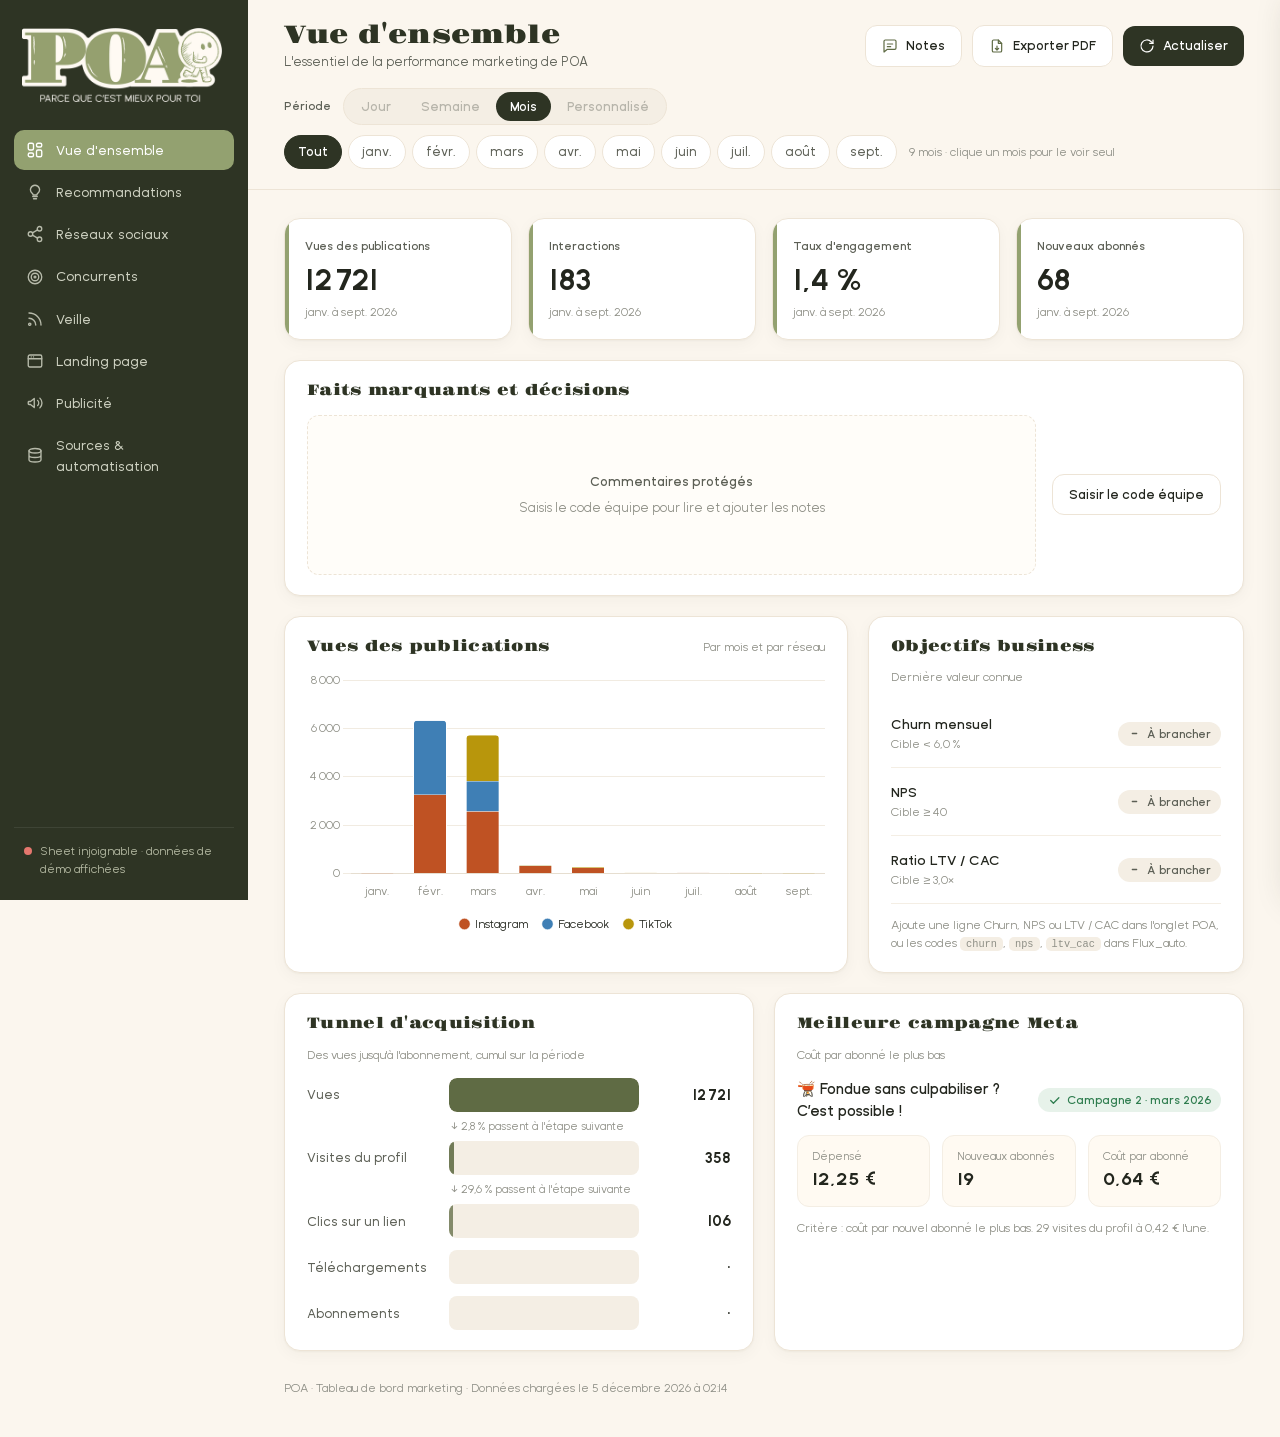
<file: index.html>
<!DOCTYPE html>
<html lang="fr">
<head>
  <meta charset="UTF-8" />
  <meta name="viewport" content="width=device-width, initial-scale=1.0" />
  <meta name="robots" content="noindex, nofollow" />
  <meta name="description" content="Tableau de bord KPI marketing de POA" />
  <title>POA · Tableau de bord KPI</title>
  <link rel="icon" href="favicon.ico" sizes="any" />
  <link rel="icon" href="favicon-32.png" type="image/png" />
  <link rel="apple-touch-icon" href="apple-touch-icon.png" />
  <meta name="theme-color" content="#2E3424" />
  <link rel="preload" href="gravitas-one.woff2" as="font" type="font/woff2" crossorigin />
  <link rel="preload" href="nobel-uno-regular.woff2" as="font" type="font/woff2" crossorigin />
  <link rel="stylesheet" href="styles.css" />
</head>
<body>

<div class="app">

  <!-- ============ SIDEBAR ============ -->
  <aside class="sidebar" aria-label="Navigation">
    <div class="brand">
      <img src="logo.png" alt="POA, parce que c'est mieux pour toi" class="brand-logo" width="440" height="163" onerror="this.outerHTML='&lt;span class=&quot;brand-fallback&quot;&gt;POA&lt;/span&gt;'" />
    </div>

    <nav class="nav">
      <a href="#vue" class="nav-item" data-page="vue">
        <svg viewBox="0 0 24 24"><rect x="3" y="3" width="7" height="9" rx="2"/><rect x="14" y="3" width="7" height="5" rx="2"/><rect x="14" y="12" width="7" height="9" rx="2"/><rect x="3" y="16" width="7" height="5" rx="2"/></svg>
        <span>Vue d'ensemble</span>
      </a>
      <a href="#reco" class="nav-item" data-page="reco">
        <svg viewBox="0 0 24 24"><path d="M9 18h6M10 21h4"/><path d="M12 3a6 6 0 0 0-3.6 10.8c.7.5 1.1 1.3 1.1 2.2h5c0-.9.4-1.7 1.1-2.2A6 6 0 0 0 12 3z"/></svg>
        <span>Recommandations</span>
      </a>
      <a href="#reseaux" class="nav-item" data-page="reseaux">
        <svg viewBox="0 0 24 24"><circle cx="18" cy="5" r="3"/><circle cx="6" cy="12" r="3"/><circle cx="18" cy="19" r="3"/><path d="M8.6 13.5l6.8 4M15.4 6.5l-6.8 4"/></svg>
        <span>Réseaux sociaux</span>
      </a>
      <a href="#concurrents" class="nav-item" data-page="concurrents">
        <svg viewBox="0 0 24 24"><circle cx="12" cy="12" r="9"/><circle cx="12" cy="12" r="5"/><circle cx="12" cy="12" r="1.2"/></svg>
        <span>Concurrents</span>
      </a>
      <a href="#veille" class="nav-item" data-page="veille">
        <svg viewBox="0 0 24 24"><path d="M4 11a9 9 0 0 1 9 9M4 4a16 16 0 0 1 16 16"/><circle cx="5" cy="19" r="1.5"/></svg>
        <span>Veille</span>
      </a>
      <a href="#landing" class="nav-item" data-page="landing">
        <svg viewBox="0 0 24 24"><rect x="3" y="4" width="18" height="16" rx="2"/><path d="M3 9h18M7 6.5h.01M10 6.5h.01"/></svg>
        <span>Landing page</span>
      </a>
      <a href="#pub" class="nav-item" data-page="pub">
        <svg viewBox="0 0 24 24"><path d="M3 11v2a1 1 0 0 0 1 1h2l5 4V6L6 10H4a1 1 0 0 0-1 1z"/><path d="M15.5 8.5a5 5 0 0 1 0 7M18.5 5.5a9 9 0 0 1 0 13"/></svg>
        <span>Publicité</span>
      </a>
      <a href="#sources" class="nav-item" data-page="sources">
        <svg viewBox="0 0 24 24"><ellipse cx="12" cy="5" rx="8" ry="3"/><path d="M4 5v6c0 1.7 3.6 3 8 3s8-1.3 8-3V5M4 11v6c0 1.7 3.6 3 8 3s8-1.3 8-3v-6"/></svg>
        <span>Sources &amp; automatisation</span>
      </a>
    </nav>

    <div class="source-status" id="source-status">
      <span class="dot"></span>
      <span class="txt">Chargement…</span>
    </div>
  </aside>

  <!-- ============ MAIN ============ -->
  <div class="main">

    <header class="topbar">
      <div class="topbar-title">
        <h1 id="page-title">Vue d'ensemble</h1>
        <p id="page-sub">L'essentiel de la performance marketing de POA</p>
      </div>
      <div class="topbar-actions">
        <button id="btn-notes" class="btn btn-light" type="button" hidden title="Notes et décisions de l'équipe sur la période">
          <svg viewBox="0 0 24 24"><path d="M21 15a2 2 0 0 1-2 2H8l-5 4V5a2 2 0 0 1 2-2h14a2 2 0 0 1 2 2z"/><path d="M8 9h8M8 13h5"/></svg>
          <span>Notes</span><span class="badge" id="notes-count" hidden></span>
        </button>
        <button id="btn-pdf" class="btn btn-light" type="button" title="Exporter un rapport PDF de la période affichée">
          <svg viewBox="0 0 24 24"><path d="M14 3H7a2 2 0 0 0-2 2v14a2 2 0 0 0 2 2h10a2 2 0 0 0 2-2V8z"/><path d="M14 3v5h5M12 18v-6M9.5 15.5 12 18l2.5-2.5"/></svg>
          <span>Exporter PDF</span>
        </button>
        <button id="refresh" class="btn" type="button" title="Recharger les données du Google Sheet">
          <svg viewBox="0 0 24 24"><path d="M21 12a9 9 0 1 1-2.6-6.4L21 8"/><path d="M21 3v5h-5"/></svg>
          <span>Actualiser</span>
        </button>
      </div>
      <div class="period" role="group" aria-label="Période">
        <span class="period-label">Période</span>
        <div class="seg" id="gran" role="group" aria-label="Regrouper par"></div>
        <div class="chips" id="period-chips"></div>
        <button type="button" class="cal-btn" id="cal-btn" hidden aria-haspopup="dialog" aria-expanded="false">
          <svg viewBox="0 0 24 24"><rect x="3" y="5" width="18" height="16" rx="2"/><path d="M3 10h18M8 3v4M16 3v4"/></svg>
          <span id="cal-label"></span>
        </button>
        <div class="cal-pop" id="cal-pop" role="dialog" aria-label="Calendrier" hidden></div>
        <span class="period-hint" id="period-hint"></span>
      </div>
    </header>

    <main class="content">

      <!-- ============ PAGE : VUE D'ENSEMBLE ============ -->
      <section class="page" id="page-vue" data-title="Vue d'ensemble" data-sub="L'essentiel de la performance marketing de POA">
        <div class="tiles" id="tiles-vue"></div>

        <div class="card faits-card">
          <div class="card-head">
            <h2>Faits marquants et décisions</h2>
            <span class="card-hint" id="faits-hint"></span>
          </div>
          <div id="faits"></div>
        </div>

        <div class="grid g-3-2">
          <div class="card">
            <div class="card-head">
              <h2>Vues des publications</h2>
              <span class="card-hint" data-gran-hint=" et par réseau">Par mois et par réseau</span>
            </div>
            <div class="chart" id="wrap-communaute"><canvas id="c-communaute"></canvas></div>
          </div>
          <div class="card">
            <div class="card-head">
              <h2>Objectifs business</h2>
              <span class="card-hint">Dernière valeur connue</span>
            </div>
            <div id="objectifs"></div>
          </div>
        </div>

        <div class="grid g-2">
          <div class="card">
            <div class="card-head">
              <h2>Tunnel d'acquisition</h2>
              <span class="card-hint">Des vues jusqu'à l'abonnement, cumul sur la période</span>
            </div>
            <div id="funnel"></div>
          </div>
          <div class="card">
            <div class="card-head">
              <h2>Meilleure campagne Meta</h2>
              <span class="card-hint">Coût par abonné le plus bas</span>
            </div>
            <div id="best-test"></div>
          </div>
        </div>
      </section>

      <!-- ============ PAGE : RECOMMANDATIONS ============ -->
      <section class="page" id="page-reco" data-title="Recommandations" data-sub="Le brief de l’agent stratégique, les priorités et les contenus de la semaine">
        <div id="intel-reco" class="intel-root"></div>
      </section>

      <!-- ============ PAGE : RÉSEAUX ============ -->
      <section class="page" id="page-reseaux" data-title="Réseaux sociaux" data-sub="Un réseau à la fois, sur la période choisie">
        <div class="net-tabs" id="net-tabs" role="tablist" aria-label="Réseau"></div>

        <div class="tiles" id="tiles-reseaux"></div>

        <div class="grid g-2">
          <div class="card">
            <div class="card-head"><h2>Vues des publications</h2><span class="card-hint" data-gran-hint="">Par mois</span></div>
            <div class="chart" id="wrap-abonnes"><canvas id="c-abonnes"></canvas></div>
          </div>
          <div class="card">
            <div class="card-head"><h2>Interactions</h2><span class="card-hint" data-gran-hint="">Par mois</span></div>
            <div class="chart" id="wrap-interactions"><canvas id="c-interactions"></canvas></div>
          </div>
        </div>

        <div class="grid g-2">
          <div class="card">
            <div class="card-head"><h2>Taux d'engagement</h2><span class="card-hint">Interactions ÷ vues</span></div>
            <div class="chart" id="wrap-publications"><canvas id="c-publications"></canvas></div>
          </div>
          <div class="card">
            <div class="card-head"><h2>Audience</h2><span class="card-hint">Visites du profil, clics sur le lien, nouveaux abonnés</span></div>
            <div class="chart" id="wrap-pubs"><canvas id="c-pubs"></canvas></div>
          </div>
        </div>

        <div class="grid g-2">
          <div class="card">
            <div class="card-head"><h2>Audience</h2><span class="card-hint" id="hint-audience"></span></div>
            <div id="audience"></div>
          </div>
          <div class="card">
            <div class="card-head"><h2>Spectateurs</h2><span class="card-hint" data-gran-hint=", nouveaux et fidèles">Par mois, nouveaux et fidèles</span></div>
            <div class="chart" id="wrap-spect"><canvas id="c-spect"></canvas></div>
            <p class="note" id="note-spect"></p>
          </div>
        </div>

        <div class="card">
          <div class="card-head rp-keep"><h2>Top 5 publications</h2><span class="card-hint" id="hint-top5"></span></div>
          <div id="top5-posts"></div>
        </div>

        <div class="card">
          <div class="card-head rp-keep"><h2>Publications</h2><span class="card-hint" id="hint-posts"></span></div>
          <div class="table-wrap" id="t-posts"></div>
        </div>

        <div class="card">
          <div class="card-head"><h2 id="t-net-title">Détail par mois</h2></div>
          <div class="table-wrap" id="t-efficacite"></div>
        </div>
      </section>

      <!-- ============ PAGE : CONCURRENTS ============ -->
      <section class="page" id="page-concurrents" data-title="Concurrents" data-sub="Benchmark Instagram et TikTok, et ce qui marche chez eux">
        <div id="intel-concurrents" class="intel-root"></div>
      </section>

      <!-- ============ PAGE : VEILLE ============ -->
      <section class="page" id="page-veille" data-title="Veille" data-sub="Ce qui se dit de POA, des concurrents et du secteur">
        <div id="intel-veille" class="intel-root"></div>
      </section>

      <!-- ============ PAGE : LANDING PAGE ============ -->
      <section class="page" id="page-landing" data-title="Landing page" data-sub="Trafic du site et passage à l'application">
        <div class="tiles" id="tiles-landing"></div>
        <div class="grid g-3-2">
          <div class="card">
            <div class="card-head"><h2>Visites</h2><span class="card-hint">Landing page</span></div>
            <div class="chart" id="wrap-visites"><canvas id="c-visites"></canvas></div>
          </div>
          <div class="card">
            <div class="card-head"><h2>De la visite à l'abonnement</h2><span class="card-hint">Cumul sur la période</span></div>
            <div id="funnel-lp"></div>
          </div>
        </div>
        <div class="card">
          <div class="card-head"><h2>Détail mensuel</h2></div>
          <div class="table-wrap" id="t-landing"></div>
        </div>
      </section>

      <!-- ============ PAGE : PUBLICITÉ ============ -->
      <section class="page" id="page-pub" data-title="Publicité" data-sub="Campagnes Meta Ads (Instagram) et Google Ads">
        <div class="tiles" id="tiles-pub"></div>

        <div class="card">
          <div class="card-head">
            <h2 class="rp-keep">Campagnes Meta Ads</h2>
            <span class="card-hint" id="hint-tests"></span>
          </div>
          <div class="table-wrap" id="t-tests"></div>
        </div>

        <div class="grid g-2">
          <div class="card">
            <div class="card-head"><h2>Coûts unitaires</h2><span class="card-hint">Plus bas = mieux</span></div>
            <div class="chart" id="wrap-cpa"><canvas id="c-cpa"></canvas></div>
          </div>
          <div class="card">
            <div class="card-head"><h2>Résultats obtenus</h2><span class="card-hint">Par campagne</span></div>
            <div class="chart" id="wrap-roas"><canvas id="c-roas"></canvas></div>
          </div>
        </div>

        <div class="grid g-2">
          <div class="card">
            <div class="card-head"><h2>Diffusion mensuelle</h2><span class="card-hint">Vues Meta Ads et impressions Google Ads</span></div>
            <div class="chart" id="wrap-impr"><canvas id="c-impr"></canvas></div>
          </div>
          <div class="card">
            <div class="card-head"><h2>Google Ads</h2><span class="card-hint">Impressions, clics, conversion</span></div>
            <div class="table-wrap" id="t-campagnes"></div>
          </div>
        </div>
      </section>

      <!-- ============ PAGE : SOURCES ============ -->
      <section class="page" id="page-sources" data-title="Sources &amp; automatisation" data-sub="D'où vient chaque chiffre, et ce qui reste à brancher">
        <div class="tiles" id="tiles-sources"></div>
        <div class="card">
          <div class="card-head">
            <h2>État de chaque indicateur</h2>
            <span class="card-hint">Le code sert à l'automatisation (onglet Flux_auto)</span>
          </div>
          <div class="table-wrap" id="t-sources"></div>
        </div>
        <div class="card callout">
          <h2>Comment fonctionne la mise à jour automatique</h2>
          <ol class="steps">
            <li><strong>Saisie manuelle</strong> : l'onglet <code>POA</code> du Google Sheet reste la base. Chaque valeur saisie apparaît ici au prochain clic sur <em>Actualiser</em>.</li>
            <li><strong>Automatisation</strong> : un script (Google Apps Script ou Make) ajoute chaque jour ou chaque semaine des lignes dans l'onglet <code>Flux_auto</code> : <code>Date | Code | Valeur | Source</code>.</li>
            <li><strong>Fusion</strong> : le dashboard regroupe ces lignes par mois. Une valeur automatique remplace la valeur manuelle du même mois.</li>
          </ol>
          <p class="muted">Le guide complet est dans le fichier <code>GUIDE_AUTOMATISATION.md</code> du projet.</p>
        </div>
      </section>

      <footer class="footer">
        POA · Tableau de bord marketing · <span id="last-load">···</span>
      </footer>
    </main>
  </div>
</div>

<div class="notes-overlay" id="notes-overlay" hidden></div>
<aside class="notes-drawer" id="notes-drawer" aria-label="Notes et décisions">
  <div class="nd-head">
    <div><h2>Notes et décisions</h2><p id="notes-sub"></p></div>
    <button type="button" class="icon-btn" id="notes-close" aria-label="Fermer"><svg viewBox="0 0 24 24"><path d="M6 6l12 12M18 6 6 18"/></svg></button>
  </div>
  <div class="nd-body" id="notes-body"></div>
</aside>

<div class="modal" id="pdf-modal" hidden>
  <div class="modal-card" role="dialog" aria-modal="true" aria-labelledby="pdf-title">
    <h2 id="pdf-title">Exporter le rapport PDF</h2>
    <div id="pdf-body"></div>
  </div>
</div>
<div class="busy" id="busy" hidden><div class="busy-card">Préparation du rapport…</div></div>
<div id="report" aria-hidden="true"></div>

<div class="toast" id="toast" role="status" aria-live="polite"></div>

<script src="papaparse.min.js"></script>
<script src="chart.umd.min.js"></script>
<script src="chartjs-plugin-annotation.min.js"></script>
<script src="config.js"></script>
<script src="demo-data.js"></script>
<script src="app.js"></script>
<script src="notes.js"></script>
<script src="intel.js"></script>
</body>
</html>
</file>
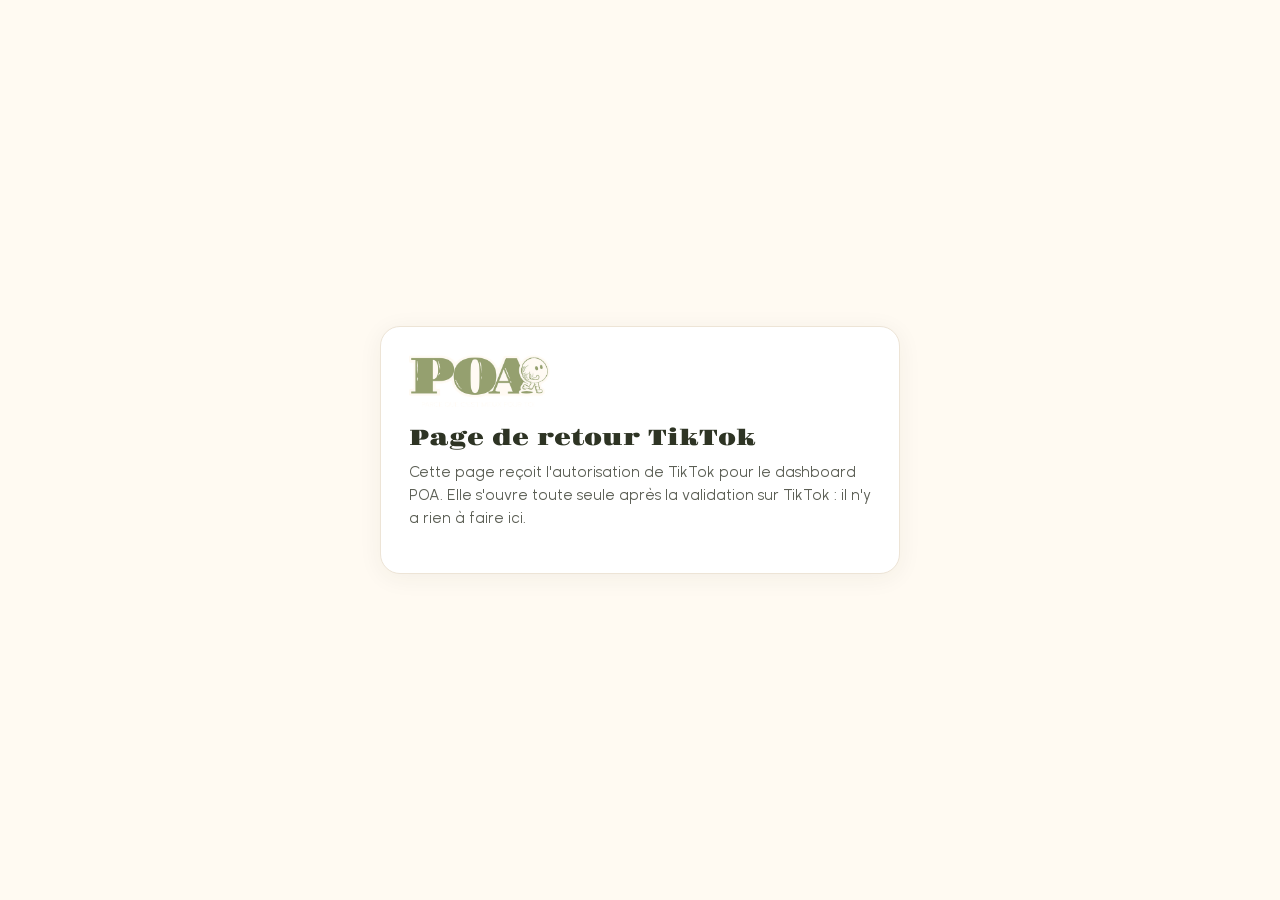
<file: tiktok-callback.html>
<!DOCTYPE html>
<html lang="fr">
<head>
  <meta charset="UTF-8" />
  <meta name="viewport" content="width=device-width, initial-scale=1.0" />
  <meta name="robots" content="noindex, nofollow" />
  <title>POA · Autorisation TikTok</title>
  <link rel="icon" href="favicon.ico" sizes="any" />
  <style>
    @font-face { font-family: 'Gravitas One'; src: url('gravitas-one.woff2') format('woff2'); font-display: swap; }
    @font-face { font-family: 'Nobel Uno'; src: url('nobel-uno-regular.woff2') format('woff2'); font-weight: 400; font-display: swap; }
    @font-face { font-family: 'Nobel Uno'; src: url('nobel-uno-semibold.woff2') format('woff2'); font-weight: 600; font-display: swap; }
    :root { --ink: #23261E; --ink-2: #5C5F55; --ink-3: #8E8F86; --cream: #FFFAF2; --line: #EDE4D6; --sage: #93A170; --sage-ink: #2E3424; --rouge: #BF5223; --orange: #F79E2B; }
    * { box-sizing: border-box; }
    body { margin: 0; min-height: 100vh; display: grid; place-items: center; padding: 24px 16px;
      background: var(--cream); color: var(--ink); font: 15px/1.55 'Nobel Uno', -apple-system, 'Segoe UI', Roboto, Arial, sans-serif; }
    .card { width: 100%; max-width: 520px; background: #fff; border: 1px solid var(--line); border-radius: 20px; padding: 28px; box-shadow: 0 4px 24px rgba(46, 52, 36, .06); }
    .logo { display: block; height: 52px; margin-bottom: 18px; }
    h1 { font-family: 'Gravitas One', Georgia, serif; font-weight: 400; font-size: 22px; line-height: 1.25; margin: 0 0 8px; color: var(--sage-ink); }
    p { margin: 0 0 14px; color: var(--ink-2); }
    .code { display: flex; gap: 8px; margin: 18px 0; }
    .code input { flex: 1; min-width: 0; font: 600 14px ui-monospace, SFMono-Regular, Menlo, monospace; color: var(--ink);
      background: var(--cream); border: 1px solid var(--line); border-radius: 12px; padding: 12px 14px; }
    button { font: 600 14px 'Nobel Uno', sans-serif; color: #fff; background: var(--sage-ink); border: none; border-radius: 12px; padding: 0 18px; cursor: pointer; white-space: nowrap; }
    button:focus-visible, .code input:focus-visible { outline: 2px solid var(--orange); outline-offset: 2px; }
    ol { margin: 0; padding-left: 20px; color: var(--ink-2); }
    li { margin-bottom: 6px; }
    code { font: 13px ui-monospace, SFMono-Regular, Menlo, monospace; background: #F4EEE4; padding: 1px 6px; border-radius: 5px; color: var(--ink); }
    .warn { border-left: 3px solid var(--rouge); padding-left: 12px; }
    .muted { font-size: 13px; color: var(--ink-3); margin-top: 18px; margin-bottom: 0; }
  </style>
</head>
<body>
  <main class="card" id="card" aria-live="polite">
    <img class="logo" src="logo.png" alt="POA" onerror="this.remove()" />
    <h1>Autorisation TikTok</h1>
    <p>Lecture du retour de TikTok…</p>
  </main>

  <script>
    (function () {
      const q = new URLSearchParams(location.search);
      const code = q.get('code') || q.get('auth_code');
      const err = q.get('error') || q.get('error_description');
      const card = document.getElementById('card');
      const esc = s => String(s).replace(/[&<>"]/g, c => ({ '&': '&amp;', '<': '&lt;', '>': '&gt;', '"': '&quot;' }[c]));
      const head = '<img class="logo" src="logo.png" alt="POA" onerror="this.remove()" />';

      if (code) {
        card.innerHTML = head + `
          <h1>TikTok a autorisé le dashboard POA</h1>
          <p>Il reste une étape : transmettre ce code au script. <strong>Il expire au bout de quelques minutes</strong>, fais-le maintenant.</p>
          <div class="code">
            <input id="c" value="${esc(code)}" readonly aria-label="Code d'autorisation TikTok" />
            <button type="button" id="b">Copier</button>
          </div>
          <ol>
            <li>Dans Apps Script, roue dentée &gt; <strong>Propriétés du script</strong> : ajoute <code>TT_AUTH_CODE</code> avec ce code.</li>
            <li>Reviens au code, choisis <strong>tiktokValiderCode</strong>, puis <strong>Exécuter</strong>.</li>
            <li>Le journal affiche « TikTok est relié au dashboard POA ». Tu peux fermer cette page.</li>
          </ol>
          <p class="muted">Ce code ne sert qu'une fois et ne fonctionne qu'avec la clé secrète enregistrée dans le script.</p>`;
        const input = document.getElementById('c'), btn = document.getElementById('b');
        btn.addEventListener('click', async () => {
          try { await navigator.clipboard.writeText(input.value); }
          catch (e) { input.select(); document.execCommand('copy'); }
          btn.textContent = 'Copié';
          setTimeout(() => { btn.textContent = 'Copier'; }, 2000);
        });
        input.addEventListener('focus', () => input.select());
      } else if (err) {
        card.innerHTML = head + `
          <h1>TikTok n'a pas donné l'autorisation</h1>
          <p class="warn">${esc(err)}</p>
          <p>Relance le lien d'autorisation depuis le portail TikTok for Business, connecté au compte TikTok de POA, et accepte la demande.</p>`;
      } else {
        card.innerHTML = head + `
          <h1>Page de retour TikTok</h1>
          <p>Cette page reçoit l'autorisation de TikTok pour le dashboard POA. Elle s'ouvre toute seule après la validation sur TikTok : il n'y a rien à faire ici.</p>`;
      }
    })();
  </script>
</body>
</html>
</file>
<file: styles.css>
/* ============ POLICES (charte POA 2026, fichiers locaux) ============ */
@font-face { font-family: 'Gravitas One'; font-weight: 400; font-display: swap; src: url('gravitas-one.woff2') format('woff2'); }
@font-face { font-family: 'Nobel Uno'; font-weight: 400; font-display: swap; src: url('nobel-uno-regular.woff2') format('woff2'); }
@font-face { font-family: 'Nobel Uno'; font-weight: 500; font-display: swap; src: url('nobel-uno-medium.woff2') format('woff2'); }
@font-face { font-family: 'Nobel Uno'; font-weight: 600; font-display: swap; src: url('nobel-uno-semibold.woff2') format('woff2'); }
@font-face { font-family: 'Nobel Uno'; font-weight: 700; font-display: swap; src: url('nobel-uno-bold.woff2') format('woff2'); }

/* ============ TOKENS ============ */
:root {
  /* Charte POA */
  --sage: #93A170;
  --sage-dk: #5F6B44;
  --sage-ink: #2E3424;
  --terracotta: #BF5223;
  --blue: #8FB0C7;
  --orange: #F79E2B;
  --cream: #FFFAF2;

  /* Surfaces & texte */
  --bg: #FBF6EE;
  --surface: #FFFFFF;
  --line: #EDE4D6;
  --line-soft: #F4EEE4;
  --ink: #23261E;
  --ink-2: #5C5F55;
  --ink-3: #8E8F86;

  /* Séries (palette validée daltonisme) */
  --c-ig: #BF5223;
  --c-fb: #3F7FB5;
  --c-tt: #B8960C;
  --c-meta: #3F7FB5;
  --c-gads: #7C8F3E;

  /* Statuts (réservés) */
  --good: #2F7D4F;  --good-bg: #E7F2EA;
  --warn: #9A6A0B;  --warn-bg: #FBF0D9;
  --bad:  #B3261E;  --bad-bg:  #FBE6E3;

  --radius: 16px;
  --shadow: 0 1px 2px rgba(46, 52, 36, .04), 0 4px 16px rgba(46, 52, 36, .04);
  --font: 'Nobel Uno', -apple-system, BlinkMacSystemFont, 'Segoe UI', Roboto, Arial, sans-serif;
  --serif: 'Gravitas One', Georgia, 'Times New Roman', serif;
}

* { box-sizing: border-box; margin: 0; padding: 0; }
html { -webkit-text-size-adjust: 100%; }
body {
  font-family: var(--font); font-size: 14px; line-height: 1.5;
  color: var(--ink); background: var(--bg);
  -webkit-font-smoothing: antialiased;
  font-variant-numeric: tabular-nums;
}
svg { fill: none; stroke: currentColor; stroke-width: 1.8; stroke-linecap: round; stroke-linejoin: round; }
code { font-family: ui-monospace, SFMono-Regular, Menlo, monospace; font-size: .86em; background: var(--line-soft); padding: 1px 6px; border-radius: 5px; }

/* ============ LAYOUT ============ */
.app { display: grid; grid-template-columns: 248px minmax(0, 1fr); min-height: 100vh; }

/* ============ SIDEBAR ============ */
.sidebar {
  position: sticky; top: 0; height: 100vh;
  background: var(--sage-ink); color: #E9E6DC;
  display: flex; flex-direction: column; padding: 22px 14px;
}
.brand { padding: 6px 8px 28px; }
.brand-logo { display: block; width: 100%; max-width: 200px; height: auto; }
.brand-fallback { font-family: var(--serif); font-size: 30px; color: var(--cream); }

.nav { display: flex; flex-direction: column; gap: 2px; }
.nav-item {
  display: flex; align-items: center; gap: 12px;
  padding: 10px 12px; border-radius: 10px;
  color: #CFD2C2; text-decoration: none; font-weight: 500; font-size: 13.5px;
  transition: background .15s, color .15s;
}
.nav-item svg { width: 18px; height: 18px; flex-shrink: 0; opacity: .85; }
.nav-item:hover { background: rgba(255,255,255,.06); color: #fff; }
.nav-item.active { background: var(--sage); color: #fff; }
.nav-item.active svg { opacity: 1; }
.nav-item:focus-visible, .btn:focus-visible, select:focus-visible { outline: 2px solid var(--orange); outline-offset: 2px; }

.source-status {
  margin-top: auto; display: flex; align-items: flex-start; gap: 8px;
  font-size: 12px; color: #B8BDA6; padding: 14px 10px 0; border-top: 1px solid rgba(255,255,255,.08);
}
.source-status .dot { width: 8px; height: 8px; border-radius: 50%; background: #8E8F86; margin-top: 5px; flex-shrink: 0; }
.source-status.live .dot { background: #7FC79A; box-shadow: 0 0 0 4px rgba(127,199,154,.15); }
.source-status.demo .dot { background: var(--orange); }
.source-status.error .dot { background: #E5776E; }

/* ============ TOPBAR ============ */
.main { min-width: 0; display: flex; flex-direction: column; }
.topbar {
  position: sticky; top: 0; z-index: 20;
  display: flex; align-items: center; justify-content: space-between; gap: 16px; flex-wrap: wrap;
  padding: 20px 36px; background: rgba(251, 246, 238, .92); backdrop-filter: blur(8px);
  border-bottom: 1px solid var(--line);
}
.topbar h1 { font-family: var(--serif); font-weight: 400; font-size: 25px; line-height: 1.2; letter-spacing: .2px; color: var(--sage-ink); }
.topbar p { color: var(--ink-2); font-size: 13px; margin-top: 2px; }
.topbar-actions { display: flex; align-items: center; gap: 10px; flex-wrap: wrap; }
.period { position: relative; flex-basis: 100%; min-width: 0; max-width: 100%; display: flex; align-items: center; gap: 10px 12px; flex-wrap: wrap; }
.period-label { font-size: 12px; font-weight: 600; color: var(--ink-2); }
.period-hint { font-size: 12px; color: var(--ink-3); }
.chips { display: flex; gap: 6px; flex-wrap: wrap; min-width: 0; max-width: 100%; }
.seg { display: inline-flex; background: var(--line-soft); border: 1px solid var(--line); border-radius: 999px; padding: 3px; gap: 2px; }
.seg button { font: inherit; font-size: 13px; font-weight: 600; color: var(--ink-2); background: transparent; border: none; border-radius: 999px; padding: 5px 14px; cursor: pointer; }
.seg button.on { background: var(--sage-ink); color: #fff; }
.seg button:disabled { opacity: .4; cursor: not-allowed; }
.seg button:focus-visible { outline: 2px solid var(--orange); outline-offset: 2px; }
.chip {
  font: inherit; font-size: 13px; font-weight: 500; color: var(--ink-2); cursor: pointer;
  background: var(--surface); border: 1px solid var(--line); border-radius: 999px; padding: 6px 13px;
  transition: background .15s, color .15s, border-color .15s; user-select: none;
}
.chip:hover { border-color: var(--sage); color: var(--ink); }
.chip.on { background: var(--sage); border-color: var(--sage); color: #fff; font-weight: 600; }
.chip-all.on { background: var(--sage-ink); border-color: var(--sage-ink); }
.chip:focus-visible, .net-tab:focus-visible { outline: 2px solid var(--orange); outline-offset: 2px; }

/* Onglets réseau */
.net-tabs { display: flex; gap: 8px; flex-wrap: wrap; }
.net-tab {
  font: inherit; font-size: 14px; font-weight: 600; color: var(--ink-2); cursor: pointer;
  display: inline-flex; align-items: center; background: var(--surface);
  border: 1px solid var(--line); border-radius: 12px; padding: 10px 18px; box-shadow: var(--shadow);
  transition: border-color .15s, color .15s, background .15s;
}
.net-tab:hover { color: var(--ink); border-color: var(--accent); }
.net-tab.active { color: var(--ink); border-color: var(--accent); background: color-mix(in srgb, var(--accent) 10%, #fff); box-shadow: inset 0 -3px 0 var(--accent), var(--shadow); }
.btn {
  display: inline-flex; align-items: center; gap: 8px; cursor: pointer;
  font: inherit; font-size: 13px; font-weight: 600; color: #fff;
  background: var(--sage-ink); border: none; border-radius: 12px; padding: 10px 16px;
  transition: background .15s, transform .1s;
}
.btn:hover { background: #3C4430; }
.btn:active { transform: translateY(1px); }
.btn svg { width: 16px; height: 16px; }
.btn.loading svg { animation: spin .8s linear infinite; }
@keyframes spin { to { transform: rotate(360deg); } }

/* ============ CONTENT ============ */
.content { padding: 28px 36px 40px; max-width: 1360px; width: 100%; }
.page { display: none; flex-direction: column; gap: 20px; animation: fade .25s ease; }
.page.active { display: flex; }
@keyframes fade { from { opacity: 0; transform: translateY(4px); } to { opacity: 1; transform: none; } }

.grid { display: grid; gap: 20px; }
.g-2 { grid-template-columns: repeat(2, minmax(0, 1fr)); }
.g-3-2 { grid-template-columns: minmax(0, 3fr) minmax(0, 2fr); }

/* ============ CARDS ============ */
.card {
  background: var(--surface); border: 1px solid var(--line); border-radius: var(--radius);
  padding: 20px 22px; box-shadow: var(--shadow); min-width: 0;
}
.card-head { display: flex; align-items: baseline; justify-content: space-between; gap: 12px; margin-bottom: 14px; flex-wrap: wrap; }
.card-head h2, .callout h2 { font-family: var(--serif); font-weight: 400; font-size: 15px; color: var(--sage-ink); letter-spacing: .3px; line-height: 1.3; }
.card-hint { font-size: 12px; color: var(--ink-3); }
.chart { position: relative; height: 270px; }
.muted { color: var(--ink-3); font-size: 12.5px; }

/* ============ TILES ============ */
.tiles { display: grid; grid-template-columns: repeat(4, minmax(0, 1fr)); gap: 16px; }
.tiles-3 { grid-template-columns: repeat(3, minmax(0, 1fr)); }
.tile {
  position: relative; overflow: hidden;
  background: var(--surface); border: 1px solid var(--line); border-radius: var(--radius);
  padding: 18px 20px; box-shadow: var(--shadow); min-width: 0;
}
.tile::before { content: ''; position: absolute; left: 0; top: 0; bottom: 0; width: 4px; background: var(--accent, var(--sage)); }
.tile-label { font-size: 12px; font-weight: 600; color: var(--ink-2); display: flex; align-items: center; gap: 8px; }
.tile-label .sw { width: 8px; height: 8px; border-radius: 50%; background: var(--accent, var(--sage)); }
.tile-value { font-size: 30px; font-weight: 700; letter-spacing: -.8px; line-height: 1.15; margin-top: 8px; color: var(--ink); }
.tile-value.empty { color: var(--ink-3); font-size: 22px; font-weight: 600; }
.tile-foot { margin-top: 6px; font-size: 12px; color: var(--ink-3); display: flex; gap: 6px; align-items: center; flex-wrap: wrap; }
.delta { font-weight: 600; padding: 1px 7px; border-radius: 999px; font-size: 11.5px; }
.delta.up { color: var(--good); background: var(--good-bg); }
.delta.down { color: var(--bad); background: var(--bad-bg); }
.delta.flat { color: var(--ink-2); background: var(--line-soft); }

/* Tuile réseau détaillée */
.net-rows { margin-top: 12px; display: grid; grid-template-columns: repeat(3, minmax(0, 1fr)); gap: 12px 10px; border-top: 1px solid var(--line-soft); padding-top: 12px; }
.net-rows div { font-size: 12px; color: var(--ink-3); }
.net-rows strong { display: block; font-size: 16px; color: var(--ink); font-weight: 600; }
.net-rows strong.na { color: var(--ink-3); }
.net-total { margin-top: 12px; font-size: 12px; color: var(--ink-2); font-weight: 500; }
.net-total span { color: var(--ink-3); font-weight: 400; }
.camp-name { min-width: 200px; max-width: 280px; }
td.num { white-space: nowrap; }
table.compact th, table.compact td { padding-left: 9px; padding-right: 9px; }
.camp-name strong { display: block; }
.camp-name span { display: block; font-size: 12px; color: var(--ink-2); line-height: 1.35; }
.camp-name em { display: block; font-size: 11.5px; color: var(--ink-3); margin-top: 4px; font-style: normal; line-height: 1.4; }
.warn-note { background: var(--warn-bg); color: #6B4A08; padding: 10px 14px; border-radius: 10px; }

/* ============ TABLES ============ */
.table-wrap { overflow-x: auto; }
table { width: 100%; border-collapse: collapse; font-size: 13px; }
th {
  text-align: left; font-weight: 600; font-size: 11.5px; color: var(--ink-2);
  text-transform: uppercase; letter-spacing: .4px;
  padding: 10px 12px; border-bottom: 1px solid var(--line); background: var(--cream); white-space: nowrap;
}
th.num, td.num { text-align: right; }
td { padding: 11px 12px; border-bottom: 1px solid var(--line-soft); vertical-align: middle; }
tbody tr:last-child td { border-bottom: none; }
tbody tr:hover td { background: #FDFAF5; }
td.na { color: var(--ink-3); }
.row-muted td { color: var(--ink-3); font-style: italic; }
.sec-tag { display: inline-block; font-size: 11px; font-weight: 600; padding: 2px 8px; border-radius: 6px; background: var(--line-soft); color: var(--ink-2); white-space: nowrap; }
.sw-inline { display: inline-block; width: 9px; height: 9px; border-radius: 50%; margin-right: 7px; vertical-align: 0; }

/* ============ STATUTS ============ */
.status { display: inline-flex; align-items: center; gap: 6px; font-size: 12px; font-weight: 600; padding: 3px 10px; border-radius: 999px; white-space: nowrap; }
.status svg { width: 13px; height: 13px; stroke-width: 2.4; }
.status.good { color: var(--good); background: var(--good-bg); }
.status.warn { color: var(--warn); background: var(--warn-bg); }
.status.bad  { color: var(--bad);  background: var(--bad-bg); }
.status.none { color: var(--ink-2); background: var(--line-soft); }
.src { font-size: 11.5px; font-weight: 600; padding: 2px 8px; border-radius: 6px; }
.src.auto { color: #1F5E8C; background: #E5EFF7; }
.src.manuel { color: var(--sage-dk); background: #EEF1E5; }
.src-detail { display: block; font-size: 11px; color: var(--ink-3); margin-top: 3px; white-space: nowrap; }
.src.vide { color: var(--ink-3); background: var(--line-soft); }

/* ============ OBJECTIFS ============ */
.obj { display: flex; align-items: center; justify-content: space-between; gap: 12px; padding: 14px 0; border-bottom: 1px solid var(--line-soft); }
.obj:last-child { border-bottom: none; }
.obj-name { font-weight: 600; }
.obj-target { font-size: 12px; color: var(--ink-3); }
.obj-right { text-align: right; display: flex; flex-direction: column; align-items: flex-end; gap: 4px; }
.obj-val { font-size: 20px; font-weight: 700; }

/* ============ FUNNEL ============ */
.funnel { display: flex; flex-direction: column; gap: 6px; }
.f-step { display: grid; grid-template-columns: 130px minmax(0, 1fr) 80px; align-items: center; gap: 12px; }
.f-label { font-size: 13px; font-weight: 500; color: var(--ink-2); }
.f-bar { height: 34px; background: var(--line-soft); border-radius: 8px; overflow: hidden; }
.f-fill { height: 100%; background: var(--sage); border-radius: 8px; min-width: 4px; transition: width .5s ease; }
.f-fill { background: var(--sage-dk); }
.f-val { font-weight: 700; font-size: 15px; text-align: right; }
.f-rate { grid-column: 2 / 4; font-size: 11.5px; color: var(--ink-3); padding-left: 2px; }

/* ============ MEILLEUR TEST ============ */
.best { display: grid; grid-template-columns: repeat(3, 1fr); gap: 12px; }
.best-name { grid-column: 1 / -1; font-weight: 600; font-size: 15px; display: flex; align-items: center; justify-content: space-between; gap: 8px; }
.kv { background: var(--cream); border: 1px solid var(--line-soft); border-radius: 12px; padding: 12px 14px; }
.kv span { font-size: 11.5px; color: var(--ink-3); display: block; }
.kv strong { font-size: 19px; font-weight: 700; }
.note { font-size: 12px; color: var(--ink-3); margin-top: 12px; }

/* ============ EMPTY STATE ============ */
.empty-state {
  height: 100%; min-height: 160px; display: flex; flex-direction: column; align-items: center; justify-content: center;
  text-align: center; gap: 6px; color: var(--ink-3); font-size: 13px; padding: 16px;
  border: 1.5px dashed var(--line); border-radius: 12px; background: #FFFDF9;
}
.empty-state strong { color: var(--ink-2); font-weight: 600; }

/* ============ CALLOUT ============ */
.callout { background: #F4F5EC; border-color: #E2E6D2; }
.callout h2 { margin-bottom: 12px; }
.steps { padding-left: 20px; display: flex; flex-direction: column; gap: 8px; color: var(--ink-2); margin-bottom: 10px; }

/* ============ FOOTER / TOAST ============ */
.footer { margin-top: 28px; font-size: 12px; color: var(--ink-3); }
.toast {
  position: fixed; bottom: 24px; right: 24px; z-index: 50;
  background: var(--sage-ink); color: #fff; font-size: 13px; font-weight: 500;
  padding: 12px 18px; border-radius: 12px; box-shadow: 0 8px 24px rgba(0,0,0,.18);
  opacity: 0; transform: translateY(10px); pointer-events: none; transition: all .25s ease;
}
.toast.show { opacity: 1; transform: none; }

/* ============ RESPONSIVE ============ */
@media (max-width: 1180px) {
  .tiles { grid-template-columns: repeat(2, minmax(0, 1fr)); }
  .g-3-2 { grid-template-columns: minmax(0, 1fr); }
}
@media (max-width: 900px) {
  .app { grid-template-columns: minmax(0, 1fr); }
  .sidebar { position: static; height: auto; padding: 14px 16px; min-width: 0; max-width: 100vw; }
  .brand { padding: 0 0 12px; }
  .brand-logo { max-width: 150px; }
  .nav { flex-direction: row; overflow-x: auto; gap: 6px; padding-bottom: 4px; min-width: 0; scrollbar-width: none; }
  .nav-item { white-space: nowrap; padding: 8px 12px; }
  .source-status { padding-top: 10px; margin-top: 10px; }
  .topbar { position: static; padding: 18px 16px; }
  .content { padding: 18px 16px 32px; }
  .g-2 { grid-template-columns: minmax(0, 1fr); }
  .tiles-3 { grid-template-columns: minmax(0, 1fr); }
}
@media (max-width: 520px) {
  .tiles { grid-template-columns: repeat(2, minmax(0, 1fr)); gap: 10px; }
  .tiles.tiles-3 { grid-template-columns: minmax(0, 1fr); }
  .tile { padding: 14px; }
  .tile-value { font-size: 24px; }
  .tile-foot span:not(.delta) { display: none; }
  .chips { flex-wrap: nowrap; overflow-x: auto; width: 100%; padding-bottom: 4px; scrollbar-width: none; }
  .period-hint { width: 100%; min-width: 0; }
  .chip { flex: none; }
  .net-tab { flex: 1; justify-content: center; padding: 10px 8px; font-size: 13px; }
  .f-step { grid-template-columns: 96px minmax(0, 1fr) 64px; }
  .best { grid-template-columns: 1fr 1fr; }
}
@media (prefers-reduced-motion: reduce) { * { animation: none !important; transition: none !important; } }

/* ============ CALENDRIER ============ */
.cal-btn {
  display: inline-flex; align-items: center; gap: 8px; cursor: pointer;
  font: inherit; font-size: 13px; font-weight: 600; color: var(--ink);
  background: var(--surface); border: 1px solid var(--line); border-radius: 999px; padding: 6px 14px 6px 12px;
}
.cal-btn[hidden] { display: none; }
.cal-btn svg { width: 16px; height: 16px; fill: none; stroke: var(--sage-dk); stroke-width: 1.8; stroke-linecap: round; }
.cal-btn:hover, .cal-btn[aria-expanded="true"] { border-color: var(--sage); }
.cal-btn:focus-visible { outline: 2px solid var(--orange); outline-offset: 2px; }

.cal-pop {
  position: absolute; z-index: 40; top: calc(100% + 8px); left: 0;
  background: var(--surface); border: 1px solid var(--line); border-radius: 16px;
  box-shadow: 0 12px 32px rgba(46, 52, 36, .16); padding: 14px 16px 12px;
}
.cal-pop[hidden] { display: none; }
.cal-head { display: flex; align-items: center; justify-content: space-between; gap: 12px; margin-bottom: 8px; }
.cal-help { font-size: 12px; color: var(--ink-3); }
.cal-nav { width: 30px; height: 30px; display: grid; place-items: center; border: 1px solid var(--line); border-radius: 50%; background: var(--surface); cursor: pointer; }
.cal-nav svg { width: 16px; height: 16px; fill: none; stroke: var(--ink-2); stroke-width: 2; stroke-linecap: round; stroke-linejoin: round; }
.cal-nav:disabled { opacity: .35; cursor: not-allowed; }
.cal-months { display: flex; gap: 24px; }
.cal-month { width: 252px; }
.cal-title { font-family: var(--serif); font-size: 14px; color: var(--sage-ink); text-align: center; margin-bottom: 6px; text-transform: capitalize; letter-spacing: .3px; }
.cal-row { display: grid; grid-template-columns: repeat(7, 36px); gap: 0; width: 100%; }
.cal-dow span { font-size: 11px; color: var(--ink-3); text-align: center; padding: 4px 0; text-transform: uppercase; letter-spacing: .4px; }
.cal-d {
  position: relative; height: 34px; display: grid; place-items: center;
  font: inherit; font-size: 13px; color: var(--ink); background: none; border: none; border-radius: 10px; cursor: pointer;
}
button.cal-d:hover:not(:disabled) { background: var(--line-soft); }
.cal-d.empty { cursor: default; }
.cal-d.out { color: var(--ink-3); opacity: .55; }
.cal-d.off, .cal-d:disabled { color: var(--ink-3); opacity: .35; cursor: not-allowed; }
.cal-d.has::after { content: ''; position: absolute; bottom: 4px; width: 4px; height: 4px; border-radius: 50%; background: var(--sage); }
.cal-d.today { box-shadow: inset 0 0 0 1.5px var(--orange); }
.cal-d.sel, .cal-d.start, .cal-d.end { background: var(--sage-ink) !important; color: #fff; font-weight: 600; }
.cal-d.sel::after, .cal-d.start::after, .cal-d.end::after { background: #fff; }
.cal-d.in { background: #EEF1E5; border-radius: 0; }
.cal-d.start:not(.end) { border-radius: 10px 0 0 10px; }
.cal-d.end:not(.start) { border-radius: 0 10px 10px 0; }
/* Semaine : toute la ligne se sélectionne */
.cal-wk { font: inherit; padding: 0; background: none; border: none; border-radius: 10px; cursor: pointer; }
.cal-wk:hover:not(:disabled) { background: var(--line-soft); }
.cal-wk.sel { background: var(--sage-ink); }
.cal-wk.sel .cal-d { color: #fff; opacity: 1; }
.cal-wk.sel .cal-d.has::after { background: #fff; }
.cal-wk:disabled { cursor: not-allowed; opacity: .4; }
.cal-wk:focus-visible, .cal-d:focus-visible, .cal-nav:focus-visible { outline: 2px solid var(--orange); outline-offset: 1px; }
.cal-foot { margin-top: 8px; font-size: 11px; color: var(--ink-3); display: flex; align-items: center; gap: 6px; }
.cal-dot { width: 5px; height: 5px; border-radius: 50%; background: var(--sage); display: inline-block; }
tr.row-focus td { background: #F4F6EE; font-weight: 600; }
@media (max-width: 520px) {
  .cal-pop { left: 0; right: 0; padding: 12px; }
  .cal-month { width: 100%; }
  .cal-row { grid-template-columns: repeat(7, minmax(0, 1fr)); }
}

/* ============ AUDIENCE ============ */
.aud-grid { display: grid; grid-template-columns: repeat(2, minmax(0, 1fr)); gap: 18px 24px; }
.aud-title { font-size: 12px; font-weight: 600; color: var(--ink); margin-bottom: 8px; display: flex; justify-content: space-between; gap: 8px; }
.aud-title span { font-weight: 400; color: var(--ink-3); white-space: nowrap; }
.aud-row { display: grid; grid-template-columns: minmax(0, 1.1fr) minmax(0, 1fr) auto; align-items: center; gap: 8px; margin-bottom: 6px; font-size: 12.5px; }
.aud-seg { overflow: hidden; text-overflow: ellipsis; white-space: nowrap; color: var(--ink-2); }
.aud-bar { height: 8px; background: var(--line-soft); border-radius: 4px; overflow: hidden; }
.aud-bar i { display: block; height: 100%; border-radius: 4px; }
.aud-val { font-weight: 600; text-align: right; min-width: 44px; white-space: nowrap; }
.aud-val em { font-style: normal; font-weight: 500; font-size: 11px; margin-left: 4px; }
.aud-val em.up { color: #3B7A3B; } .aud-val em.down { color: var(--terracotta); }
.post-title { max-width: 380px; }
.post-title a { color: var(--ink); text-decoration: none; border-bottom: 1px solid var(--line); }
.post-title a:hover { border-color: var(--sage); }
@media (max-width: 520px) { .aud-grid { grid-template-columns: minmax(0, 1fr); } }

/* ============ BOUTONS SECONDAIRES ============ */
.btn-light { background: var(--surface); color: var(--ink); border: 1px solid var(--line); }
.btn-light:hover { background: var(--cream); border-color: var(--sage); }
.btn-light svg { fill: none; stroke: var(--sage-dk); stroke-width: 1.8; stroke-linecap: round; stroke-linejoin: round; }
.btn[hidden] { display: none; }
.badge { min-width: 18px; height: 18px; padding: 0 5px; border-radius: 9px; background: var(--orange); color: #fff; font-size: 11px; font-weight: 700; display: inline-grid; place-items: center; }
.badge[hidden] { display: none; }
.icon-btn { width: 34px; height: 34px; display: grid; place-items: center; border-radius: 10px; border: 1px solid var(--line); background: var(--surface); cursor: pointer; }
.icon-btn svg { width: 16px; height: 16px; fill: none; stroke: var(--ink-2); stroke-width: 2; stroke-linecap: round; }
.icon-btn:focus-visible, .link-btn:focus-visible { outline: 2px solid var(--orange); outline-offset: 2px; }
.link-btn { font: inherit; font-size: 12.5px; color: var(--sage-dk); background: none; border: none; padding: 0; cursor: pointer; text-decoration: underline; text-underline-offset: 2px; }

/* ============ NOTES ============ */
.notes-list { list-style: none; margin: 0; padding: 0; display: flex; flex-direction: column; gap: 10px; }
.notes-cols { display: grid; grid-template-columns: repeat(2, minmax(0, 1fr)); gap: 10px 14px; }
.notes-list > .note { border: 1px solid var(--line); border-left: 4px solid var(--nc); border-radius: 12px; padding: 10px 12px; background: #fff; break-inside: avoid; }
.note-head { display: flex; align-items: center; gap: 8px; flex-wrap: wrap; font-size: 12px; }
.note-num { width: 20px; height: 20px; border-radius: 50%; background: var(--nc); color: #fff; font-weight: 700; font-size: 11px; display: grid; place-items: center; flex: none; }
.note-type { font-weight: 700; color: var(--nc); text-transform: uppercase; letter-spacing: .4px; font-size: 11px; }
.note-date { color: var(--ink-2); font-weight: 600; }
.note-statut { margin-left: auto; font: inherit; font-size: 11px; font-weight: 600; border-radius: 999px; padding: 2px 10px; cursor: pointer; border: 1px solid var(--terracotta); color: var(--terracotta); background: #FBEDE6; }
.note-statut.fait { border-color: #3B7A3B; color: #3B7A3B; background: #EAF3E6; }
.note-statut:disabled { cursor: default; }
.note-text { margin: 6px 0 8px; font-size: 13.5px; color: var(--ink); line-height: 1.45; }
.note-foot { display: flex; flex-wrap: wrap; align-items: center; gap: 6px; font-size: 11.5px; color: var(--ink-3); }
.note-tag { background: var(--line-soft); color: var(--ink-2); border-radius: 6px; padding: 1px 7px; }
.note-auteur { margin-left: auto; }
.note-actions { display: flex; gap: 10px; width: 100%; justify-content: flex-end; }
.note-actions button { font: inherit; font-size: 11.5px; color: var(--sage-dk); background: none; border: none; cursor: pointer; padding: 0; text-decoration: underline; text-underline-offset: 2px; }
.note-actions button[data-act="suppr"] { color: var(--ink-3); }
.notes-empty { display: flex; align-items: center; justify-content: space-between; gap: 16px; flex-wrap: wrap; }
.notes-empty p { margin: 0; color: var(--ink-2); font-size: 13px; max-width: 640px; }
.notes-lock-inline { display: flex; align-items: center; gap: 16px; flex-wrap: wrap; }
.notes-lock-inline .empty-state { flex: 1; }
.faits-card .link-btn { margin-top: 10px; }

/* Panneau latéral */
.notes-overlay { position: fixed; inset: 0; background: rgba(35, 38, 30, .28); z-index: 60; }
.notes-overlay[hidden] { display: none; }
.notes-drawer { position: fixed; top: 0; right: 0; bottom: 0; width: min(440px, 100vw); background: var(--cream); z-index: 61;
  box-shadow: -12px 0 32px rgba(46, 52, 36, .18); transform: translateX(105%); transition: transform .22s ease; display: flex; flex-direction: column; }
.notes-drawer.open { transform: none; }
.nd-head { display: flex; justify-content: space-between; align-items: flex-start; gap: 12px; padding: 20px 20px 12px; border-bottom: 1px solid var(--line); background: #fff; }
.nd-head h2 { font-family: var(--serif); font-weight: 400; font-size: 18px; margin: 0; color: var(--sage-ink); }
.nd-head p { margin: 2px 0 0; font-size: 12.5px; color: var(--ink-3); }
.nd-body { padding: 16px 20px 28px; overflow-y: auto; display: flex; flex-direction: column; gap: 14px; }
.note-add { justify-content: center; }
.notes-filtres { display: flex; gap: 8px; flex-wrap: wrap; }
.seg-sm button { font-size: 12px; padding: 4px 10px; }
.notes-vide { color: var(--ink-3); font-size: 13px; margin: 0; }
.notes-legende { font-size: 11.5px; color: var(--ink-3); margin: 4px 0 0; line-height: 1.5; }
body.drawer-open { overflow: hidden; }

/* Formulaires (note, code équipe, export) */
.note-form { display: flex; flex-direction: column; gap: 10px; background: #fff; border: 1px solid var(--line); border-radius: 14px; padding: 14px; }
.note-form label { display: flex; flex-direction: column; gap: 4px; font-size: 12px; font-weight: 600; color: var(--ink-2); }
.note-form input[type=text], .note-form input[type=date], .note-form input:not([type]), .note-form select, .note-form textarea {
  font: inherit; font-size: 13.5px; font-weight: 400; color: var(--ink); background: var(--cream); border: 1px solid var(--line); border-radius: 10px; padding: 8px 10px; width: 100%; }
.note-form textarea { resize: vertical; min-height: 90px; }
.note-form :focus-visible { outline: 2px solid var(--orange); outline-offset: 1px; }
.nf-row { display: grid; grid-template-columns: 1fr 1fr; gap: 10px; }
.nf-types { display: grid; grid-template-columns: repeat(4, minmax(0, 1fr)); gap: 6px; }
.nf-type { position: relative; }
.nf-type input { position: absolute; opacity: 0; }
.nf-type span { display: block; text-align: center; font-size: 12px; font-weight: 600; padding: 7px 4px; border-radius: 10px; border: 1px solid var(--line); color: var(--ink-2); cursor: pointer; background: var(--cream); }
.nf-type input:checked + span { background: var(--nc); border-color: var(--nc); color: #fff; }
.nf-type input:focus-visible + span { outline: 2px solid var(--orange); outline-offset: 1px; }
.nf-aide { margin: 0; font-size: 12px; color: var(--ink-3); font-weight: 400; }
.nf-opt { font-weight: 400; color: var(--ink-3); }
.nf-actions { display: flex; justify-content: flex-end; gap: 8px; }
.nf-msg { margin: 0; font-size: 12px; color: var(--ink-2); min-height: 1em; }
fieldset { border: 1px solid var(--line); border-radius: 12px; padding: 8px 12px 10px; margin: 0; display: flex; flex-direction: column; gap: 6px; }
legend { font-size: 12px; font-weight: 700; color: var(--ink-2); padding: 0 4px; }
.note-form .pdf-opt { flex-direction: row; align-items: center; gap: 8px; font-weight: 500; color: var(--ink); font-size: 13px; }
.pdf-sub { display: flex; flex-wrap: wrap; align-items: center; gap: 6px 14px; font-size: 13px; padding-left: 2px; }
.pdf-sub span { color: var(--ink-2); }

/* Fenêtre d'export */
.modal { position: fixed; inset: 0; z-index: 70; background: rgba(35, 38, 30, .32); display: grid; place-items: center; padding: 16px; }
.modal[hidden] { display: none; }
.modal-card { width: min(520px, 100%); max-height: 90vh; overflow-y: auto; background: var(--cream); border-radius: 18px; padding: 20px; box-shadow: 0 20px 48px rgba(46, 52, 36, .25); }
.modal-card h2 { font-family: var(--serif); font-weight: 400; font-size: 19px; color: var(--sage-ink); margin: 0 0 12px; }
.busy { position: fixed; inset: 0; z-index: 80; background: rgba(255, 250, 242, .92); display: grid; place-items: center; }
.busy[hidden] { display: none; }
.busy-card { font-family: var(--serif); font-size: 18px; color: var(--sage-ink); }

#report { display: none; }

@media (max-width: 900px) { .notes-cols { grid-template-columns: minmax(0, 1fr); } }
@media (max-width: 520px) {
  .topbar-actions .btn span:not(.badge) { display: none; }
  .topbar-actions .btn { padding: 10px 12px; }
  .nf-types { grid-template-columns: repeat(2, minmax(0, 1fr)); }
}


/* ============ INTEL : RECOMMANDATIONS, CONCURRENTS, VEILLE ============ */
.intel-root { display: flex; flex-direction: column; gap: 20px; min-width: 0; }
.intel-loading { display: flex; align-items: center; justify-content: center; gap: 10px; min-height: 140px; color: var(--ink-3); }
.spinner { width: 18px; height: 18px; border-radius: 50%; border: 2px solid var(--line); border-top-color: var(--sage-dk); animation: spin .8s linear infinite; }
.chart-sm { height: 240px; }
.tile-text { font-size: 22px; letter-spacing: -.3px; overflow: hidden; text-overflow: ellipsis; white-space: nowrap; }
.muted-inline { color: var(--ink-3); font-weight: 400; font-size: 12px; }
.muted-block { display: block; color: var(--ink-3); font-size: 12px; margin-top: 2px; }
.chip-mini { display: inline-block; font-size: 11px; font-weight: 600; color: var(--ink-2); background: var(--line-soft); border-radius: 6px; padding: 1px 7px; white-space: nowrap; }
.chip-marque { background: #FBEDE6; color: var(--terracotta); }
.chip-concurrent { background: #E5EFF7; color: #1F5E8C; }
.chip-secteur { background: #EEF1E5; color: var(--sage-dk); }
.btn-sm { padding: 7px 12px; font-size: 12.5px; border-radius: 10px; }
.btn:disabled { opacity: .55; cursor: wait; }
.plain-list { list-style: none; display: flex; flex-direction: column; gap: 10px; font-size: 13px; }
.plain-list li { padding-left: 14px; position: relative; }
.plain-list li::before { content: ''; position: absolute; left: 0; top: 8px; width: 6px; height: 6px; border-radius: 50%; background: var(--sage); }
.plain-list a, .feed-title, .post-link { color: var(--ink); text-decoration: none; border-bottom: 1px solid var(--line); }
.plain-list a:hover, .feed-title:hover, .post-link:hover { border-color: var(--sage); }

/* Benchmark */
.bench td:first-child, .bench th:first-child { position: sticky; left: 0; z-index: 1; background: var(--surface); }
.bench th:first-child { background: var(--cream); }
.bench td:first-child { min-width: 150px; }
.bench .handle { display: block; font-size: 11.5px; color: var(--ink-3); margin-left: 16px; }
.bench tr.row-nous td { background: #FDF3EE; }
.bench tbody tr.row-nous:hover td { background: #FBEDE6; }
.tag-nous { font-size: 10.5px; font-weight: 700; color: #fff; background: var(--terracotta); border-radius: 5px; padding: 1px 6px; margin-left: 4px; vertical-align: 1px; }
td.best-cell { font-weight: 700; color: var(--sage-dk); }

/* Publications qui surperforment */
.post-grid { display: grid; grid-template-columns: repeat(auto-fill, minmax(250px, 1fr)); gap: 14px; }
.post-card { display: flex; flex-direction: column; gap: 8px; border: 1px solid var(--line); border-top: 3px solid var(--pc); border-radius: 12px; padding: 12px 14px; background: #fff; break-inside: avoid; min-width: 0; }
.post-card header { display: flex; align-items: center; flex-wrap: wrap; gap: 6px; font-size: 13px; }
.post-card header time { margin-left: auto; font-size: 11.5px; color: var(--ink-3); }
.post-text { font-size: 13px; color: var(--ink-2); line-height: 1.45; flex: 1; display: -webkit-box; -webkit-line-clamp: 4; -webkit-box-orient: vertical; overflow: hidden; }
.post-stats { display: flex; align-items: center; gap: 8px; flex-wrap: wrap; font-size: 12px; color: var(--ink-3); }
.fois { font-weight: 700; font-size: 13px; color: var(--sage-dk); background: #EEF1E5; border-radius: 999px; padding: 1px 9px; }
.post-link { align-self: flex-start; font-size: 12.5px; font-weight: 600; }

/* Veille */
.feed { list-style: none; display: flex; flex-direction: column; }
.feed-item { padding: 12px 0; border-bottom: 1px solid var(--line-soft); min-width: 0; }
.feed-item:first-child { padding-top: 0; }
.feed-item:last-child { border-bottom: none; }
.feed-meta { display: flex; flex-wrap: wrap; align-items: center; gap: 6px 10px; font-size: 11.5px; color: var(--ink-3); margin-bottom: 4px; }
.feed-title { font-size: 14px; font-weight: 600; line-height: 1.4; overflow-wrap: anywhere; }
.feed-extrait { font-size: 12.5px; color: var(--ink-2); margin-top: 4px; line-height: 1.45; }
.ton { font-size: 11px; font-weight: 700; border-radius: 999px; padding: 1px 8px; }
.ton-good { color: var(--good); background: var(--good-bg); }
.ton-bad { color: var(--bad); background: var(--bad-bg); }
.ton-none { color: var(--ink-2); background: var(--line-soft); }
.mots { display: flex; flex-wrap: wrap; gap: 8px; }
.mot { font-size: 13px; color: var(--ink); background: var(--cream); border: 1px solid var(--line); border-radius: 999px; padding: 5px 12px; }
.mot b { font-weight: 700; color: var(--ink-3); margin-left: 2px; }
.mot.monte { border-color: var(--sage); background: #EEF1E5; }
.mot.monte b { color: var(--sage-dk); }
.mot i { font-style: normal; font-size: 11px; font-weight: 700; color: var(--sage-dk); }

/* Recommandations : brief */
.brief-hero { background: linear-gradient(135deg, #fff 0%, #FBF6EE 100%); border-color: #E2E6D2; display: flex; flex-direction: column; gap: 10px; padding: 22px 24px; }
.bh-top { display: flex; justify-content: space-between; align-items: center; gap: 10px; flex-wrap: wrap; }
.bh-kicker { font-size: 12px; font-weight: 600; color: var(--ink-3); text-transform: uppercase; letter-spacing: .5px; }
.bh-title { font-family: var(--serif); font-weight: 400; font-size: 22px; line-height: 1.3; color: var(--sage-ink); }
.bh-resume { font-size: 14.5px; line-height: 1.6; color: var(--ink); max-width: 880px; }
.bh-kpis { display: grid; grid-template-columns: repeat(4, minmax(0, 1fr)); gap: 10px; margin-top: 4px; }
.bh-kpis .kv strong { display: block; font-size: 20px; line-height: 1.25; }
.bh-kpis em { font-style: normal; font-size: 12px; font-weight: 700; color: var(--ink-2); }
.bh-kpis em.v-up { color: var(--good); } .bh-kpis em.v-down { color: var(--bad); }
.bh-alerte { display: flex; align-items: flex-start; gap: 8px; font-size: 13px; font-weight: 600; border-radius: 10px; padding: 9px 12px; }
.bh-alerte svg { width: 16px; height: 16px; flex: none; margin-top: 1px; }
.al-haute { background: var(--bad-bg); color: var(--bad); }
.al-moyenne { background: var(--warn-bg); color: var(--warn); }
.reco-side { display: flex; flex-direction: column; gap: 20px; min-width: 0; }
.reco-list { display: flex; flex-direction: column; gap: 12px; }
.reco-card { border: 1px solid var(--line); border-left: 4px solid var(--sage); border-radius: 12px; padding: 14px 16px; background: #fff; display: flex; flex-direction: column; gap: 8px; break-inside: avoid; transition: box-shadow .3s; }
.reco-card.imp-fort { border-left-color: var(--terracotta); }
.reco-card.st-ecartee { opacity: .62; }
.reco-card.st-adoptee { background: #FAFCF6; }
.reco-card.flash { box-shadow: 0 0 0 3px var(--orange); }
.reco-top { display: flex; gap: 10px; align-items: flex-start; }
.reco-top h3 { font-size: 15px; font-weight: 700; line-height: 1.35; color: var(--ink); }
.reco-num { flex: none; width: 24px; height: 24px; border-radius: 50%; background: var(--sage-ink); color: #fff; font-size: 12px; font-weight: 700; display: grid; place-items: center; }
.imp-fort .reco-num { background: var(--terracotta); }
.reco-badges { display: flex; flex-wrap: wrap; gap: 6px; }
.rb { font-size: 11px; font-weight: 600; color: var(--ink-2); background: var(--line-soft); border-radius: 999px; padding: 2px 9px; text-transform: none; }
.rb::first-letter { text-transform: uppercase; }
.imp-fort .rb-impact { background: #FBEDE6; color: var(--terracotta); }
.imp-moyen .rb-impact { background: #EEF1E5; color: var(--sage-dk); }
.reco-l { font-size: 13px; color: var(--ink-2); line-height: 1.5; }
.reco-l b { display: inline-block; min-width: 64px; margin-right: 6px; font-size: 11px; font-weight: 700; text-transform: uppercase; letter-spacing: .4px; color: var(--ink-3); }
.reco-action { color: var(--ink); background: var(--cream); border-radius: 8px; padding: 8px 10px; }
.reco-kpi { font-size: 12px; color: var(--ink-3); }
.reco-why summary { font-size: 12.5px; font-weight: 600; color: var(--sage-dk); cursor: pointer; width: fit-content; }
.reco-why p { font-size: 13px; color: var(--ink-2); line-height: 1.5; margin-top: 6px; }
.reco-foot { display: flex; flex-wrap: wrap; align-items: center; gap: 8px; padding-top: 8px; border-top: 1px solid var(--line-soft); }
.reco-help { font-size: 11.5px; color: var(--ink-3); }
.reco-st { display: inline-flex; align-items: center; gap: 8px; font-size: 12px; color: var(--ink-3); flex-wrap: wrap; }
.signaux { list-style: none; display: flex; flex-direction: column; gap: 10px; }
.signaux li { display: flex; gap: 10px; align-items: flex-start; font-size: 13px; line-height: 1.45; }
.signaux .status { flex: none; min-width: 86px; justify-content: center; }

/* Matrice impact / effort */
.matrice { display: grid; grid-template-columns: 18px minmax(0, 1fr); grid-template-rows: auto 18px; gap: 4px; }
.mx-y { writing-mode: vertical-rl; transform: rotate(180deg); font-size: 11px; color: var(--ink-3); text-align: center; letter-spacing: .4px; }
.mx-x { grid-column: 2; font-size: 11px; color: var(--ink-3); text-align: center; letter-spacing: .4px; }
.mx-grid { display: grid; grid-template-columns: 1fr 1fr; gap: 6px; }
.mx-cell { background: var(--cream); border: 1px solid var(--line-soft); border-radius: 10px; padding: 8px 10px; min-height: 76px; display: flex; flex-direction: column; gap: 6px; }
.mx-cell > div { display: flex; flex-wrap: wrap; gap: 6px; }
.mx-quick { background: #EEF1E5; border-color: #DCE3C8; }
.mx-late { opacity: .75; }
.mx-t { font-size: 11px; font-weight: 700; color: var(--ink-2); text-transform: uppercase; letter-spacing: .4px; }
.mx-dot { width: 26px; height: 26px; border-radius: 50%; display: grid; place-items: center; font-size: 12px; font-weight: 700; color: #fff; background: var(--sage-dk); text-decoration: none; }
.mx-dot.imp-fort { background: var(--terracotta); }
.mx-dot:focus-visible { outline: 2px solid var(--orange); outline-offset: 2px; }

/* Contenus de la semaine */
.cc-resume { font-size: 13.5px; color: var(--ink-2); margin: -4px 0 14px; max-width: 880px; }
.content-grid { display: grid; grid-template-columns: repeat(3, minmax(0, 1fr)); gap: 14px; }
.content-card { border: 1px solid var(--line); border-top: 4px solid var(--orange); border-radius: 12px; padding: 14px 16px; background: #fff; display: flex; flex-direction: column; gap: 8px; break-inside: avoid; min-width: 0; }
.cc-head { display: flex; align-items: center; flex-wrap: wrap; gap: 6px; }
.cc-num { width: 22px; height: 22px; border-radius: 50%; background: var(--orange); color: #fff; font-size: 12px; font-weight: 700; display: grid; place-items: center; }
.chip-fmt { background: var(--sage-ink); color: #fff; }
.cc-jour { margin-left: auto; font-size: 11.5px; font-weight: 600; color: var(--ink-3); }
.content-card h3 { font-size: 15px; line-height: 1.35; }
.content-card blockquote { font-size: 14px; font-style: italic; color: var(--terracotta); border-left: 3px solid #F3C9B6; padding: 2px 0 2px 10px; }
.cc-steps { padding-left: 18px; font-size: 13px; color: var(--ink); display: flex; flex-direction: column; gap: 3px; }
.cc-tags { font-size: 12px; color: #1F5E8C; }
.cc-foot { margin-top: auto; padding-top: 8px; border-top: 1px solid var(--line-soft); display: flex; flex-direction: column; gap: 3px; font-size: 12px; color: var(--ink-3); }
.cc-foot .link-btn { align-self: flex-start; margin-top: 4px; }

/* Historique */
.histo { list-style: none; display: flex; flex-direction: column; }
.histo-item { width: 100%; display: grid; grid-template-columns: 64px 72px 10px minmax(0, 1fr) auto; align-items: center; gap: 10px; font: inherit; font-size: 13px; text-align: left; color: var(--ink);
  background: none; border: none; border-bottom: 1px solid var(--line-soft); padding: 10px 6px; cursor: pointer; border-radius: 8px; }
.histo-item:hover, .histo-item.on { background: var(--cream); }
.histo-item:focus-visible { outline: 2px solid var(--orange); outline-offset: 1px; }
.histo-date { font-weight: 700; }
.histo-type { font-size: 11.5px; color: var(--ink-3); }
.histo-titre { overflow: hidden; text-overflow: ellipsis; white-space: nowrap; }
.histo-n { font-size: 12px; color: var(--ink-3); white-space: nowrap; }
.dot { width: 9px; height: 9px; border-radius: 50%; background: var(--line); }
.dot-good { background: var(--good); } .dot-warn { background: #E0A11B; } .dot-bad { background: var(--bad); }

@media (max-width: 1180px) {
  .content-grid { grid-template-columns: minmax(0, 1fr) minmax(0, 1fr); }
}
@media (max-width: 900px) {
  .nav { -webkit-mask-image: linear-gradient(90deg, #000 85%, transparent); mask-image: linear-gradient(90deg, #000 85%, transparent); padding-right: 24px; }
  .content-grid { grid-template-columns: minmax(0, 1fr); }
  .bh-kpis { grid-template-columns: repeat(2, minmax(0, 1fr)); }
}
@media (max-width: 520px) {
  .brief-hero { padding: 18px 16px; }
  .bh-title { font-size: 19px; }
  .card { padding: 16px; }
  .post-grid { grid-template-columns: minmax(0, 1fr); }
  .histo-item { grid-template-columns: 52px 10px minmax(0, 1fr); gap: 8px; }
  .histo-type, .histo-n { display: none; }
  .signaux .status { min-width: 0; }
  .signaux li { flex-direction: column; gap: 4px; }
  .reco-help { display: none; }
  .tile-text { font-size: 18px; }
}


/* Fiches concurrents et alertes */
.fois i { font-style: normal; font-weight: 500; font-size: 11.5px; }
.alertes { list-style: none; display: flex; flex-direction: column; gap: 10px; }
.alerte { border: 1px solid var(--line); border-left: 4px solid var(--ink-3); border-radius: 12px; padding: 12px 14px; background: #fff; break-inside: avoid; }
.alerte.al-haute { border-left-color: var(--bad); background: #FFF8F7; }
.alerte.al-moyenne { border-left-color: #E0A11B; }
.al-meta { display: flex; flex-wrap: wrap; align-items: center; gap: 6px 10px; font-size: 12px; color: var(--ink-3); }
.al-meta strong { color: var(--ink); font-size: 13px; }
.al-titre { font-size: 14.5px; font-weight: 700; margin-top: 6px; color: var(--ink); }
.al-detail { font-size: 13px; color: var(--ink-2); margin-top: 4px; line-height: 1.5; }
.al-poa { font-size: 13px; color: var(--ink); background: var(--cream); border-radius: 8px; padding: 8px 10px; margin-top: 8px; line-height: 1.5; }
.al-poa b { display: inline-block; margin-right: 8px; font-size: 11px; text-transform: uppercase; letter-spacing: .4px; color: var(--terracotta); }
.al-src { font-size: 12px; margin-top: 6px; color: var(--ink-3); }
.al-src a { color: var(--sage-dk); }
.fiche-grid { display: grid; grid-template-columns: repeat(2, minmax(0, 1fr)); gap: 14px; align-items: start; }
.fiche { border: 1px solid var(--line); border-top: 3px solid var(--fc); border-radius: 12px; padding: 14px 16px; background: #fff; display: flex; flex-direction: column; gap: 10px; min-width: 0; break-inside: avoid; }
.fiche-head { display: flex; align-items: center; flex-wrap: wrap; gap: 6px 8px; }
.fiche-head h3 { font-size: 16px; }
.fiche-head .handle { font-size: 12px; color: var(--ink-3); }
.fiche-badges { margin-left: auto; display: flex; gap: 6px; flex-wrap: wrap; align-items: center; }
.tend-en_evolution { background: var(--warn-bg); color: var(--warn); }
.tend-en_rupture { background: var(--bad-bg); color: var(--bad); }
.fiche-pos { font-size: 13.5px; line-height: 1.5; color: var(--ink); }
.fiche-pos.muted { color: var(--ink-3); font-size: 12.5px; }
.fiche-habits { display: flex; flex-wrap: wrap; gap: 6px; }
.fiche-habits span { font-size: 12px; font-weight: 600; color: var(--sage-dk); background: #EEF1E5; border-radius: 999px; padding: 3px 10px; }
.fiche-dl { display: grid; grid-template-columns: 112px minmax(0, 1fr); gap: 6px 10px; font-size: 13px; line-height: 1.45; }
.fiche-dl dt { font-size: 11px; font-weight: 700; color: var(--ink-3); text-transform: uppercase; letter-spacing: .4px; padding-top: 2px; }
.fiche-dl dd { color: var(--ink-2); }
.piliers { display: flex; flex-wrap: wrap; gap: 6px; }
.pilier { font-size: 12px; color: var(--ink); background: var(--cream); border: 1px solid var(--line); border-radius: 8px; padding: 3px 9px; }
.pilier b { color: var(--ink-3); font-weight: 600; }
.fiche-poa { background: #FDF3EE; border-radius: 10px; padding: 9px 12px; font-size: 13px; }
.fiche-poa b, .fiche-evol b, .fiche-cols b { display: block; font-size: 11px; font-weight: 700; text-transform: uppercase; letter-spacing: .4px; color: var(--terracotta); margin-bottom: 4px; }
.fiche-poa ul, .fiche-cols ul { padding-left: 16px; display: flex; flex-direction: column; gap: 2px; color: var(--ink); }
.fiche-evol { border-left: 3px solid #E0A11B; padding: 2px 0 2px 10px; font-size: 13px; color: var(--ink-2); display: flex; flex-direction: column; gap: 3px; }
.fiche-evol b { color: var(--warn); }
.chg-alerte { color: var(--bad); font-weight: 600; }
.fiche-plus summary { font-size: 12.5px; font-weight: 600; color: var(--sage-dk); cursor: pointer; width: fit-content; }
.fiche-plus[open] { display: flex; flex-direction: column; gap: 10px; font-size: 13px; color: var(--ink-2); }
.fiche-plus > div:empty { display: none; }
.fiche-cols { display: grid; grid-template-columns: 1fr 1fr; gap: 10px; }
.fiche-cols b, .fiche-plus > div > b { color: var(--ink-3); display: block; font-size: 11px; font-weight: 700; text-transform: uppercase; letter-spacing: .4px; margin-bottom: 4px; }
.fiche-plus ul { padding-left: 16px; display: flex; flex-direction: column; gap: 2px; color: var(--ink); }
.fiche-stats { display: flex; flex-wrap: wrap; gap: 4px 14px; font-size: 12px; color: var(--ink-3); }
.fiche-stats b { color: var(--ink); font-weight: 600; }
@media (max-width: 1180px) { .fiche-grid { grid-template-columns: minmax(0, 1fr); } }
@media (max-width: 520px) {
  .fiche-dl { grid-template-columns: minmax(0, 1fr); gap: 2px; }
  .fiche-dl dd { margin-bottom: 6px; }
  .fiche-cols { grid-template-columns: minmax(0, 1fr); }
  .fiche-badges { margin-left: 0; width: 100%; }
}


/* Réponse à une recommandation avec commentaire */
.reco-form { width: 100%; display: flex; flex-direction: column; gap: 6px; }
.reco-form label { font-size: 12px; font-weight: 600; color: var(--ink-2); }
.reco-form textarea { font: inherit; font-size: 13px; color: var(--ink); background: var(--cream); border: 1px solid var(--line); border-radius: 10px; padding: 8px 10px; width: 100%; resize: vertical; min-height: 56px; }
.reco-form textarea:focus-visible { outline: 2px solid var(--orange); outline-offset: 1px; }
.reco-form-actions { display: flex; gap: 8px; justify-content: flex-end; flex-wrap: wrap; }
.reco-liens { display: inline-flex; gap: 12px; margin-left: auto; }
.reco-com { width: 100%; font-size: 13px; color: var(--ink); background: var(--cream); border-radius: 8px; padding: 7px 10px; line-height: 1.45; }
.reco-com b { margin-right: 8px; font-size: 11px; font-weight: 700; text-transform: uppercase; letter-spacing: .4px; color: var(--ink-3); }


/* Tri des tableaux */
th.triable { cursor: pointer; user-select: none; position: relative; padding-right: 22px; }
th.num.triable { padding-right: 22px; }
th.triable:hover { color: var(--ink); background: #F7EFE2; }
th.triable:focus-visible { outline: 2px solid var(--orange); outline-offset: -2px; }
th.triable::after { content: '↕'; position: absolute; right: 7px; top: 50%; transform: translateY(-50%); font-size: 11px; color: var(--ink-3); opacity: .45; }
th.triable[aria-sort="ascending"]::after { content: '↑'; opacity: 1; color: var(--sage-dk); }
th.triable[aria-sort="descending"]::after { content: '↓'; opacity: 1; color: var(--sage-dk); }
th.triable[aria-sort="ascending"], th.triable[aria-sort="descending"] { color: var(--sage-ink); }

/* Top 5 publications */
.top5 { list-style: none; display: grid; grid-template-columns: repeat(5, minmax(0, 1fr)); gap: 12px; }
.top5-item { position: relative; display: flex; flex-direction: column; gap: 8px; min-width: 0; border: 1px solid var(--line); border-top: 3px solid var(--tc); border-radius: 12px; padding: 12px 14px; background: #fff; break-inside: avoid; }
.top5-rang { position: absolute; top: 10px; right: 12px; width: 24px; height: 24px; border-radius: 50%; background: var(--sage-ink); color: #fff; font-size: 12px; font-weight: 700; display: grid; place-items: center; }
.top5-item:first-child .top5-rang { background: var(--terracotta); }
.top5-eng strong { display: block; font-size: 24px; font-weight: 700; letter-spacing: -.5px; line-height: 1.1; color: var(--ink); }
.top5-eng span { font-size: 11.5px; color: var(--ink-3); }
.top5-titre { font-size: 13px; line-height: 1.4; color: var(--ink); text-decoration: none; border-bottom: 1px solid var(--line); display: -webkit-box; -webkit-line-clamp: 3; -webkit-box-orient: vertical; overflow: hidden; flex: 1; }
.top5-titre:hover { border-color: var(--sage); }
.top5-meta { display: flex; flex-wrap: wrap; gap: 2px 10px; font-size: 11.5px; color: var(--ink-3); }
@media (max-width: 1180px) { .top5 { grid-template-columns: repeat(3, minmax(0, 1fr)); } }
@media (max-width: 720px) { .top5 { grid-template-columns: minmax(0, 1fr); } .top5-item { padding: 10px 12px; } .top5-eng strong { font-size: 20px; } }
@media print { #report th.triable::after { display: none; } #report .top5 { grid-template-columns: repeat(5, 1fr); gap: 2mm; } }

/* ============ RAPPORT PDF (impression) ============ */
@media print {
  @page { size: A4; margin: 12mm 11mm 14mm; }
  html, body { background: #fff !important; }
  * { -webkit-print-color-adjust: exact; print-color-adjust: exact; }
  body.printing > *:not(#report) { display: none !important; }
  body.printing #report { display: block; font-size: 12px; }
  #report .rp-cover { display: flex; align-items: center; gap: 20px; padding: 6mm 7mm; border-radius: 14px; background: var(--sage-ink); color: #FFFAF2; margin-bottom: 6mm; }
  #report .rp-logo { height: 54px; }
  #report .rp-kicker { margin: 0; font-size: 11px; letter-spacing: .6px; text-transform: uppercase; color: #C9D2B4; }
  #report .rp-cover h1 { font-family: var(--serif); font-weight: 400; font-size: 24px; margin: 2px 0 4px; color: #FFFAF2; }
  #report .rp-meta { margin: 0; font-size: 10.5px; color: #DCE3CC; }
  #report .rp-section { break-before: page; }
  #report .rp-section:first-of-type { break-before: auto; }
  #report .rp-head { display: flex; justify-content: space-between; align-items: baseline; border-bottom: 2px solid var(--sage); padding-bottom: 3mm; margin-bottom: 4mm; }
  #report .rp-head h2 { font-family: var(--serif); font-weight: 400; font-size: 18px; color: var(--sage-ink); margin: 0; }
  #report .rp-head span { font-size: 11px; color: var(--ink-3); }
  #report .rp-page { display: flex; flex-direction: column; gap: 4mm; }
  #report .card { box-shadow: none; border: 1px solid var(--line); padding: 4mm 5mm; break-inside: avoid; border-radius: 12px; }
  #report .rp-notes { margin-bottom: 4mm; }
  #report .tiles { grid-template-columns: repeat(4, minmax(0, 1fr)); gap: 3mm; }
  #report .tile { box-shadow: none; padding: 3mm 4mm; break-inside: avoid; }
  #report .tile-value { font-size: 20px; }
  #report .tile-label, #report .tile-foot { font-size: 10px; }
  #report .grid, #report .g-2, #report .g-3-2 { display: grid; grid-template-columns: 1fr 1fr; gap: 4mm; }
  #report .rp-chart { width: 100%; height: auto; display: block; }
  #report .chart { height: auto; }
  #report .card-hint { font-size: 10px; }
  #report table { font-size: 10px; }
  #report td, #report th { padding: 5px 6px; }
  #report .note-text { font-size: 11.5px; }
  #report .notes-cols { grid-template-columns: 1fr 1fr; }
  #report .aud-grid { grid-template-columns: 1fr 1fr; }
  #report .rp-single { grid-template-columns: 1fr !important; }
  #report .rp-vide { font-size: 11px; color: var(--ink-3); margin: 4mm 0 0; padding: 3mm 4mm; border: 1px dashed var(--line); border-radius: 10px; }
  #report .reco-layout, #report .content-grid { grid-template-columns: 1fr !important; }
  #report .card:has(.reco-list), #report .card:has(.content-grid), #report .card:has(.feed), #report .card:has(.post-grid) { break-inside: auto; }
  #report .reco-card, #report .content-card, #report .post-card, #report .feed-item, #report .fiche, #report .alerte { break-inside: avoid; }
  #report .card:has(.fiche-grid), #report .card:has(.alertes) { break-inside: auto; }
  #report .post-grid { grid-template-columns: 1fr 1fr 1fr; gap: 3mm; }
  #report .brief-hero { background: #fff; }
  #report .bh-kpis { grid-template-columns: repeat(4, minmax(0, 1fr)); }
  #report .chart-sm { height: auto; }
  #report .card-head { break-after: avoid; }
  #report .rp-footer { margin-top: 8mm; font-size: 9.5px; color: var(--ink-3); border-top: 1px solid var(--line); padding-top: 3mm; }
}
</file>
